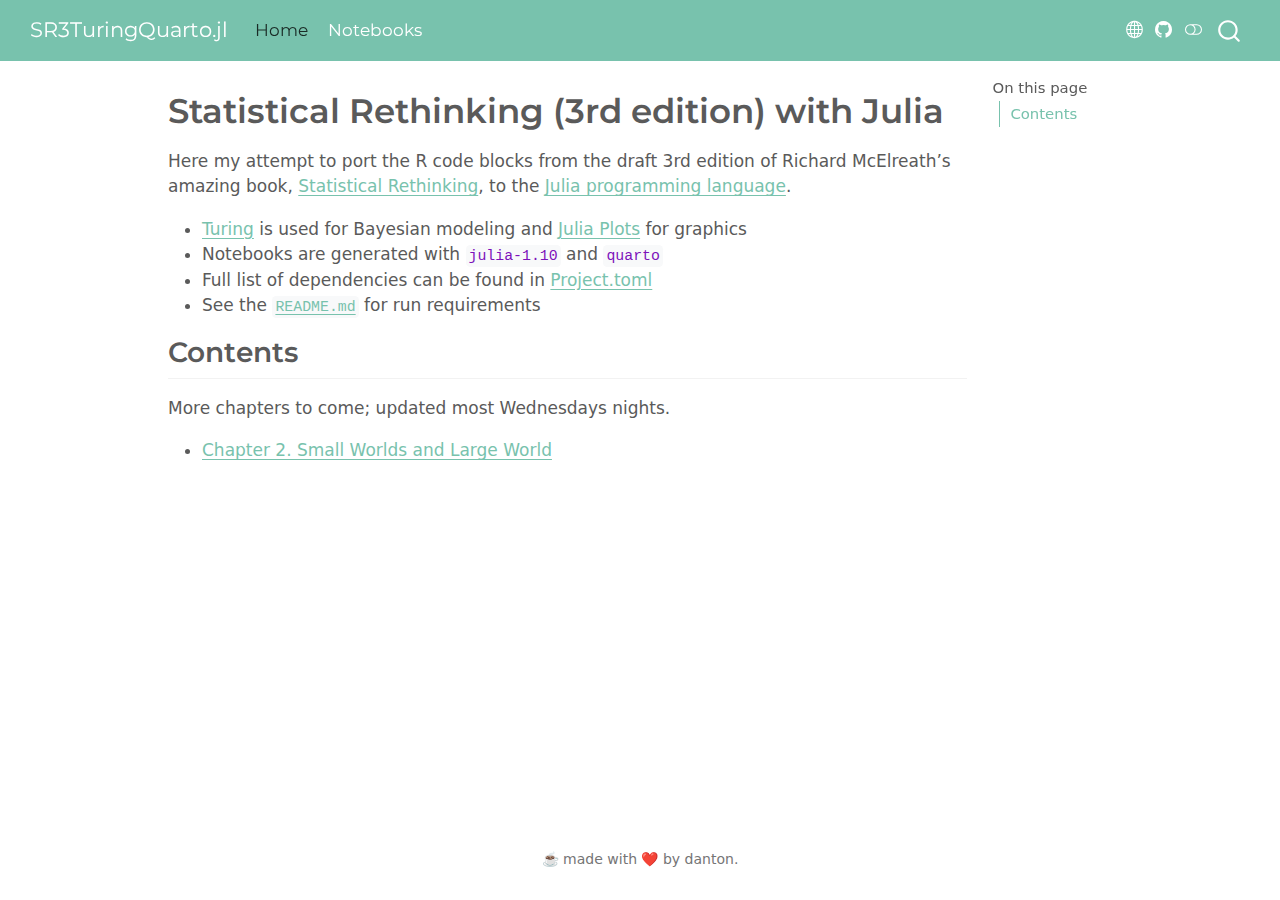
<file: index.html>
<!DOCTYPE html>
<html xmlns="http://www.w3.org/1999/xhtml" lang="en" xml:lang="en"><head>

<meta charset="utf-8">
<meta name="generator" content="quarto-1.4.549">

<meta name="viewport" content="width=device-width, initial-scale=1.0, user-scalable=yes">


<title>SR3TuringQuarto.jl - Statistical Rethinking (3rd edition) with Julia</title>
<style>
code{white-space: pre-wrap;}
span.smallcaps{font-variant: small-caps;}
div.columns{display: flex; gap: min(4vw, 1.5em);}
div.column{flex: auto; overflow-x: auto;}
div.hanging-indent{margin-left: 1.5em; text-indent: -1.5em;}
ul.task-list{list-style: none;}
ul.task-list li input[type="checkbox"] {
  width: 0.8em;
  margin: 0 0.8em 0.2em -1em; /* quarto-specific, see https://github.com/quarto-dev/quarto-cli/issues/4556 */ 
  vertical-align: middle;
}
</style>


<script src="site_libs/quarto-nav/quarto-nav.js"></script>
<script src="site_libs/quarto-nav/headroom.min.js"></script>
<script src="site_libs/clipboard/clipboard.min.js"></script>
<script src="site_libs/quarto-search/autocomplete.umd.js"></script>
<script src="site_libs/quarto-search/fuse.min.js"></script>
<script src="site_libs/quarto-search/quarto-search.js"></script>
<meta name="quarto:offset" content="./">
<script src="site_libs/quarto-html/quarto.js"></script>
<script src="site_libs/quarto-html/popper.min.js"></script>
<script src="site_libs/quarto-html/tippy.umd.min.js"></script>
<script src="site_libs/quarto-html/anchor.min.js"></script>
<link href="site_libs/quarto-html/tippy.css" rel="stylesheet">
<link href="site_libs/quarto-html/quarto-syntax-highlighting.css" rel="stylesheet" class="quarto-color-scheme" id="quarto-text-highlighting-styles">
<link href="site_libs/quarto-html/quarto-syntax-highlighting-dark.css" rel="prefetch" class="quarto-color-scheme quarto-color-alternate" id="quarto-text-highlighting-styles">
<script src="site_libs/bootstrap/bootstrap.min.js"></script>
<link href="site_libs/bootstrap/bootstrap-icons.css" rel="stylesheet">
<link href="site_libs/bootstrap/bootstrap.min.css" rel="stylesheet" class="quarto-color-scheme" id="quarto-bootstrap" data-mode="light">
<link href="site_libs/bootstrap/bootstrap-dark.min.css" rel="prefetch" class="quarto-color-scheme quarto-color-alternate" id="quarto-bootstrap" data-mode="dark">
<script id="quarto-search-options" type="application/json">{
  "location": "navbar",
  "copy-button": false,
  "collapse-after": 3,
  "panel-placement": "end",
  "type": "overlay",
  "limit": 50,
  "keyboard-shortcut": [
    "f",
    "/",
    "s"
  ],
  "show-item-context": false,
  "language": {
    "search-no-results-text": "No results",
    "search-matching-documents-text": "matching documents",
    "search-copy-link-title": "Copy link to search",
    "search-hide-matches-text": "Hide additional matches",
    "search-more-match-text": "more match in this document",
    "search-more-matches-text": "more matches in this document",
    "search-clear-button-title": "Clear",
    "search-text-placeholder": "",
    "search-detached-cancel-button-title": "Cancel",
    "search-submit-button-title": "Submit",
    "search-label": "Search"
  }
}</script>


<link rel="stylesheet" href="styles.css">
</head>

<body class="nav-fixed">

<div id="quarto-search-results"></div>
  <header id="quarto-header" class="headroom fixed-top">
    <nav class="navbar navbar-expand-lg " data-bs-theme="dark">
      <div class="navbar-container container-fluid">
      <div class="navbar-brand-container mx-auto">
    <a class="navbar-brand" href="./index.html">
    <span class="navbar-title">SR3TuringQuarto.jl</span>
    </a>
  </div>
            <div id="quarto-search" class="" title="Search"></div>
          <button class="navbar-toggler" type="button" data-bs-toggle="collapse" data-bs-target="#navbarCollapse" aria-controls="navbarCollapse" aria-expanded="false" aria-label="Toggle navigation" onclick="if (window.quartoToggleHeadroom) { window.quartoToggleHeadroom(); }">
  <span class="navbar-toggler-icon"></span>
</button>
          <div class="collapse navbar-collapse" id="navbarCollapse">
            <ul class="navbar-nav navbar-nav-scroll me-auto">
  <li class="nav-item">
    <a class="nav-link active" href="./index.html" aria-current="page"> 
<span class="menu-text">Home</span></a>
  </li>  
  <li class="nav-item">
    <a class="nav-link" href="./notebooks.html"> 
<span class="menu-text">Notebooks</span></a>
  </li>  
</ul>
          </div> <!-- /navcollapse -->
          <div class="quarto-navbar-tools tools-wide">
    <a href="http://danton.codes" title="" class="quarto-navigation-tool px-1" aria-label=""><i class="bi bi-globe"></i></a>
    <a href="https://github.com/dantonnoriega/SR3TuringQuarto.jl" title="Source" class="quarto-navigation-tool px-1" aria-label="Source"><i class="bi bi-github"></i></a>
  <a href="" class="quarto-color-scheme-toggle quarto-navigation-tool  px-1" onclick="window.quartoToggleColorScheme(); return false;" title="Toggle dark mode"><i class="bi"></i></a>
</div>
      </div> <!-- /container-fluid -->
    </nav>
</header>
<!-- content -->
<div id="quarto-content" class="quarto-container page-columns page-rows-contents page-layout-article page-navbar">
<!-- sidebar -->
<!-- margin-sidebar -->
    <div id="quarto-margin-sidebar" class="sidebar margin-sidebar">
        <nav id="TOC" role="doc-toc" class="toc-active">
    <h2 id="toc-title">On this page</h2>
   
  <ul>
  <li><a href="#contents" id="toc-contents" class="nav-link active" data-scroll-target="#contents">Contents</a></li>
  </ul>
</nav>
    </div>
<!-- main -->
<main class="content" id="quarto-document-content">

<header id="title-block-header" class="quarto-title-block default">
<div class="quarto-title">
<h1 class="title">Statistical Rethinking (3rd edition) with Julia</h1>
</div>



<div class="quarto-title-meta">

    
  
    
  </div>
  


</header>


<p>Here my attempt to port the R code blocks from the draft 3rd edition of Richard McElreath’s amazing book, <a href="https://xcelab.net/rm/statistical-rethinking/">Statistical Rethinking</a>, to the <a href="https://julialang.org/">Julia programming language</a>.</p>
<ul>
<li><a href="https://turing.ml/stable/">Turing</a> is used for Bayesian modeling and <a href="https://docs.juliaplots.org/latest/">Julia Plots</a> for graphics</li>
<li>Notebooks are generated with <code>julia-1.10</code> and <code>quarto</code></li>
<li>Full list of dependencies can be found in <a href="https://github.com/dantonnoriega/SR3TuringQuarto.jl/blob/main/Project.toml">Project.toml</a></li>
<li>See the <a href="https://github.com/dantonnoriega/SR3TuringQuarto.jl/blob/main/README.md"><code>README.md</code></a> for run requirements</li>
</ul>
<section id="contents" class="level2">
<h2 class="anchored" data-anchor-id="contents">Contents</h2>
<p>More chapters to come; updated most Wednesdays nights.</p>
<ul>
<li><a href="notebooks/Chapter 02 - Small Worlds and Large Worlds.html">Chapter 2. Small Worlds and Large World</a></li>
</ul>


</section>

</main> <!-- /main -->
<script id="quarto-html-after-body" type="application/javascript">
window.document.addEventListener("DOMContentLoaded", function (event) {
  const toggleBodyColorMode = (bsSheetEl) => {
    const mode = bsSheetEl.getAttribute("data-mode");
    const bodyEl = window.document.querySelector("body");
    if (mode === "dark") {
      bodyEl.classList.add("quarto-dark");
      bodyEl.classList.remove("quarto-light");
    } else {
      bodyEl.classList.add("quarto-light");
      bodyEl.classList.remove("quarto-dark");
    }
  }
  const toggleBodyColorPrimary = () => {
    const bsSheetEl = window.document.querySelector("link#quarto-bootstrap");
    if (bsSheetEl) {
      toggleBodyColorMode(bsSheetEl);
    }
  }
  toggleBodyColorPrimary();  
  const disableStylesheet = (stylesheets) => {
    for (let i=0; i < stylesheets.length; i++) {
      const stylesheet = stylesheets[i];
      stylesheet.rel = 'prefetch';
    }
  }
  const enableStylesheet = (stylesheets) => {
    for (let i=0; i < stylesheets.length; i++) {
      const stylesheet = stylesheets[i];
      stylesheet.rel = 'stylesheet';
    }
  }
  const manageTransitions = (selector, allowTransitions) => {
    const els = window.document.querySelectorAll(selector);
    for (let i=0; i < els.length; i++) {
      const el = els[i];
      if (allowTransitions) {
        el.classList.remove('notransition');
      } else {
        el.classList.add('notransition');
      }
    }
  }
  const toggleGiscusIfUsed = (isAlternate, darkModeDefault) => {
    const baseTheme = document.querySelector('#giscus-base-theme')?.value ?? 'light';
    const alternateTheme = document.querySelector('#giscus-alt-theme')?.value ?? 'dark';
    let newTheme = '';
    if(darkModeDefault) {
      newTheme = isAlternate ? baseTheme : alternateTheme;
    } else {
      newTheme = isAlternate ? alternateTheme : baseTheme;
    }
    const changeGiscusTheme = () => {
      // From: https://github.com/giscus/giscus/issues/336
      const sendMessage = (message) => {
        const iframe = document.querySelector('iframe.giscus-frame');
        if (!iframe) return;
        iframe.contentWindow.postMessage({ giscus: message }, 'https://giscus.app');
      }
      sendMessage({
        setConfig: {
          theme: newTheme
        }
      });
    }
    const isGiscussLoaded = window.document.querySelector('iframe.giscus-frame') !== null;
    if (isGiscussLoaded) {
      changeGiscusTheme();
    }
  }
  const toggleColorMode = (alternate) => {
    // Switch the stylesheets
    const alternateStylesheets = window.document.querySelectorAll('link.quarto-color-scheme.quarto-color-alternate');
    manageTransitions('#quarto-margin-sidebar .nav-link', false);
    if (alternate) {
      enableStylesheet(alternateStylesheets);
      for (const sheetNode of alternateStylesheets) {
        if (sheetNode.id === "quarto-bootstrap") {
          toggleBodyColorMode(sheetNode);
        }
      }
    } else {
      disableStylesheet(alternateStylesheets);
      toggleBodyColorPrimary();
    }
    manageTransitions('#quarto-margin-sidebar .nav-link', true);
    // Switch the toggles
    const toggles = window.document.querySelectorAll('.quarto-color-scheme-toggle');
    for (let i=0; i < toggles.length; i++) {
      const toggle = toggles[i];
      if (toggle) {
        if (alternate) {
          toggle.classList.add("alternate");     
        } else {
          toggle.classList.remove("alternate");
        }
      }
    }
    // Hack to workaround the fact that safari doesn't
    // properly recolor the scrollbar when toggling (#1455)
    if (navigator.userAgent.indexOf('Safari') > 0 && navigator.userAgent.indexOf('Chrome') == -1) {
      manageTransitions("body", false);
      window.scrollTo(0, 1);
      setTimeout(() => {
        window.scrollTo(0, 0);
        manageTransitions("body", true);
      }, 40);  
    }
  }
  const isFileUrl = () => { 
    return window.location.protocol === 'file:';
  }
  const hasAlternateSentinel = () => {  
    let styleSentinel = getColorSchemeSentinel();
    if (styleSentinel !== null) {
      return styleSentinel === "alternate";
    } else {
      return false;
    }
  }
  const setStyleSentinel = (alternate) => {
    const value = alternate ? "alternate" : "default";
    if (!isFileUrl()) {
      window.localStorage.setItem("quarto-color-scheme", value);
    } else {
      localAlternateSentinel = value;
    }
  }
  const getColorSchemeSentinel = () => {
    if (!isFileUrl()) {
      const storageValue = window.localStorage.getItem("quarto-color-scheme");
      return storageValue != null ? storageValue : localAlternateSentinel;
    } else {
      return localAlternateSentinel;
    }
  }
  const darkModeDefault = false;
  let localAlternateSentinel = darkModeDefault ? 'alternate' : 'default';
  // Dark / light mode switch
  window.quartoToggleColorScheme = () => {
    // Read the current dark / light value 
    let toAlternate = !hasAlternateSentinel();
    toggleColorMode(toAlternate);
    setStyleSentinel(toAlternate);
    toggleGiscusIfUsed(toAlternate, darkModeDefault);
  };
  // Ensure there is a toggle, if there isn't float one in the top right
  if (window.document.querySelector('.quarto-color-scheme-toggle') === null) {
    const a = window.document.createElement('a');
    a.classList.add('top-right');
    a.classList.add('quarto-color-scheme-toggle');
    a.href = "";
    a.onclick = function() { try { window.quartoToggleColorScheme(); } catch {} return false; };
    const i = window.document.createElement("i");
    i.classList.add('bi');
    a.appendChild(i);
    window.document.body.appendChild(a);
  }
  // Switch to dark mode if need be
  if (hasAlternateSentinel()) {
    toggleColorMode(true);
  } else {
    toggleColorMode(false);
  }
  const icon = "";
  const anchorJS = new window.AnchorJS();
  anchorJS.options = {
    placement: 'right',
    icon: icon
  };
  anchorJS.add('.anchored');
  const isCodeAnnotation = (el) => {
    for (const clz of el.classList) {
      if (clz.startsWith('code-annotation-')) {                     
        return true;
      }
    }
    return false;
  }
  const clipboard = new window.ClipboardJS('.code-copy-button', {
    text: function(trigger) {
      const codeEl = trigger.previousElementSibling.cloneNode(true);
      for (const childEl of codeEl.children) {
        if (isCodeAnnotation(childEl)) {
          childEl.remove();
        }
      }
      return codeEl.innerText;
    }
  });
  clipboard.on('success', function(e) {
    // button target
    const button = e.trigger;
    // don't keep focus
    button.blur();
    // flash "checked"
    button.classList.add('code-copy-button-checked');
    var currentTitle = button.getAttribute("title");
    button.setAttribute("title", "Copied!");
    let tooltip;
    if (window.bootstrap) {
      button.setAttribute("data-bs-toggle", "tooltip");
      button.setAttribute("data-bs-placement", "left");
      button.setAttribute("data-bs-title", "Copied!");
      tooltip = new bootstrap.Tooltip(button, 
        { trigger: "manual", 
          customClass: "code-copy-button-tooltip",
          offset: [0, -8]});
      tooltip.show();    
    }
    setTimeout(function() {
      if (tooltip) {
        tooltip.hide();
        button.removeAttribute("data-bs-title");
        button.removeAttribute("data-bs-toggle");
        button.removeAttribute("data-bs-placement");
      }
      button.setAttribute("title", currentTitle);
      button.classList.remove('code-copy-button-checked');
    }, 1000);
    // clear code selection
    e.clearSelection();
  });
  function tippyHover(el, contentFn, onTriggerFn, onUntriggerFn) {
    const config = {
      allowHTML: true,
      maxWidth: 500,
      delay: 100,
      arrow: false,
      appendTo: function(el) {
          return el.parentElement;
      },
      interactive: true,
      interactiveBorder: 10,
      theme: 'quarto',
      placement: 'bottom-start',
    };
    if (contentFn) {
      config.content = contentFn;
    }
    if (onTriggerFn) {
      config.onTrigger = onTriggerFn;
    }
    if (onUntriggerFn) {
      config.onUntrigger = onUntriggerFn;
    }
    window.tippy(el, config); 
  }
  const noterefs = window.document.querySelectorAll('a[role="doc-noteref"]');
  for (var i=0; i<noterefs.length; i++) {
    const ref = noterefs[i];
    tippyHover(ref, function() {
      // use id or data attribute instead here
      let href = ref.getAttribute('data-footnote-href') || ref.getAttribute('href');
      try { href = new URL(href).hash; } catch {}
      const id = href.replace(/^#\/?/, "");
      const note = window.document.getElementById(id);
      return note.innerHTML;
    });
  }
  const xrefs = window.document.querySelectorAll('a.quarto-xref');
  const processXRef = (id, note) => {
    // Strip column container classes
    const stripColumnClz = (el) => {
      el.classList.remove("page-full", "page-columns");
      if (el.children) {
        for (const child of el.children) {
          stripColumnClz(child);
        }
      }
    }
    stripColumnClz(note)
    if (id === null || id.startsWith('sec-')) {
      // Special case sections, only their first couple elements
      const container = document.createElement("div");
      if (note.children && note.children.length > 2) {
        container.appendChild(note.children[0].cloneNode(true));
        for (let i = 1; i < note.children.length; i++) {
          const child = note.children[i];
          if (child.tagName === "P" && child.innerText === "") {
            continue;
          } else {
            container.appendChild(child.cloneNode(true));
            break;
          }
        }
        if (window.Quarto?.typesetMath) {
          window.Quarto.typesetMath(container);
        }
        return container.innerHTML
      } else {
        if (window.Quarto?.typesetMath) {
          window.Quarto.typesetMath(note);
        }
        return note.innerHTML;
      }
    } else {
      // Remove any anchor links if they are present
      const anchorLink = note.querySelector('a.anchorjs-link');
      if (anchorLink) {
        anchorLink.remove();
      }
      if (window.Quarto?.typesetMath) {
        window.Quarto.typesetMath(note);
      }
      // TODO in 1.5, we should make sure this works without a callout special case
      if (note.classList.contains("callout")) {
        return note.outerHTML;
      } else {
        return note.innerHTML;
      }
    }
  }
  for (var i=0; i<xrefs.length; i++) {
    const xref = xrefs[i];
    tippyHover(xref, undefined, function(instance) {
      instance.disable();
      let url = xref.getAttribute('href');
      let hash = undefined; 
      if (url.startsWith('#')) {
        hash = url;
      } else {
        try { hash = new URL(url).hash; } catch {}
      }
      if (hash) {
        const id = hash.replace(/^#\/?/, "");
        const note = window.document.getElementById(id);
        if (note !== null) {
          try {
            const html = processXRef(id, note.cloneNode(true));
            instance.setContent(html);
          } finally {
            instance.enable();
            instance.show();
          }
        } else {
          // See if we can fetch this
          fetch(url.split('#')[0])
          .then(res => res.text())
          .then(html => {
            const parser = new DOMParser();
            const htmlDoc = parser.parseFromString(html, "text/html");
            const note = htmlDoc.getElementById(id);
            if (note !== null) {
              const html = processXRef(id, note);
              instance.setContent(html);
            } 
          }).finally(() => {
            instance.enable();
            instance.show();
          });
        }
      } else {
        // See if we can fetch a full url (with no hash to target)
        // This is a special case and we should probably do some content thinning / targeting
        fetch(url)
        .then(res => res.text())
        .then(html => {
          const parser = new DOMParser();
          const htmlDoc = parser.parseFromString(html, "text/html");
          const note = htmlDoc.querySelector('main.content');
          if (note !== null) {
            // This should only happen for chapter cross references
            // (since there is no id in the URL)
            // remove the first header
            if (note.children.length > 0 && note.children[0].tagName === "HEADER") {
              note.children[0].remove();
            }
            const html = processXRef(null, note);
            instance.setContent(html);
          } 
        }).finally(() => {
          instance.enable();
          instance.show();
        });
      }
    }, function(instance) {
    });
  }
      let selectedAnnoteEl;
      const selectorForAnnotation = ( cell, annotation) => {
        let cellAttr = 'data-code-cell="' + cell + '"';
        let lineAttr = 'data-code-annotation="' +  annotation + '"';
        const selector = 'span[' + cellAttr + '][' + lineAttr + ']';
        return selector;
      }
      const selectCodeLines = (annoteEl) => {
        const doc = window.document;
        const targetCell = annoteEl.getAttribute("data-target-cell");
        const targetAnnotation = annoteEl.getAttribute("data-target-annotation");
        const annoteSpan = window.document.querySelector(selectorForAnnotation(targetCell, targetAnnotation));
        const lines = annoteSpan.getAttribute("data-code-lines").split(",");
        const lineIds = lines.map((line) => {
          return targetCell + "-" + line;
        })
        let top = null;
        let height = null;
        let parent = null;
        if (lineIds.length > 0) {
            //compute the position of the single el (top and bottom and make a div)
            const el = window.document.getElementById(lineIds[0]);
            top = el.offsetTop;
            height = el.offsetHeight;
            parent = el.parentElement.parentElement;
          if (lineIds.length > 1) {
            const lastEl = window.document.getElementById(lineIds[lineIds.length - 1]);
            const bottom = lastEl.offsetTop + lastEl.offsetHeight;
            height = bottom - top;
          }
          if (top !== null && height !== null && parent !== null) {
            // cook up a div (if necessary) and position it 
            let div = window.document.getElementById("code-annotation-line-highlight");
            if (div === null) {
              div = window.document.createElement("div");
              div.setAttribute("id", "code-annotation-line-highlight");
              div.style.position = 'absolute';
              parent.appendChild(div);
            }
            div.style.top = top - 2 + "px";
            div.style.height = height + 4 + "px";
            div.style.left = 0;
            let gutterDiv = window.document.getElementById("code-annotation-line-highlight-gutter");
            if (gutterDiv === null) {
              gutterDiv = window.document.createElement("div");
              gutterDiv.setAttribute("id", "code-annotation-line-highlight-gutter");
              gutterDiv.style.position = 'absolute';
              const codeCell = window.document.getElementById(targetCell);
              const gutter = codeCell.querySelector('.code-annotation-gutter');
              gutter.appendChild(gutterDiv);
            }
            gutterDiv.style.top = top - 2 + "px";
            gutterDiv.style.height = height + 4 + "px";
          }
          selectedAnnoteEl = annoteEl;
        }
      };
      const unselectCodeLines = () => {
        const elementsIds = ["code-annotation-line-highlight", "code-annotation-line-highlight-gutter"];
        elementsIds.forEach((elId) => {
          const div = window.document.getElementById(elId);
          if (div) {
            div.remove();
          }
        });
        selectedAnnoteEl = undefined;
      };
        // Handle positioning of the toggle
    window.addEventListener(
      "resize",
      throttle(() => {
        elRect = undefined;
        if (selectedAnnoteEl) {
          selectCodeLines(selectedAnnoteEl);
        }
      }, 10)
    );
    function throttle(fn, ms) {
    let throttle = false;
    let timer;
      return (...args) => {
        if(!throttle) { // first call gets through
            fn.apply(this, args);
            throttle = true;
        } else { // all the others get throttled
            if(timer) clearTimeout(timer); // cancel #2
            timer = setTimeout(() => {
              fn.apply(this, args);
              timer = throttle = false;
            }, ms);
        }
      };
    }
      // Attach click handler to the DT
      const annoteDls = window.document.querySelectorAll('dt[data-target-cell]');
      for (const annoteDlNode of annoteDls) {
        annoteDlNode.addEventListener('click', (event) => {
          const clickedEl = event.target;
          if (clickedEl !== selectedAnnoteEl) {
            unselectCodeLines();
            const activeEl = window.document.querySelector('dt[data-target-cell].code-annotation-active');
            if (activeEl) {
              activeEl.classList.remove('code-annotation-active');
            }
            selectCodeLines(clickedEl);
            clickedEl.classList.add('code-annotation-active');
          } else {
            // Unselect the line
            unselectCodeLines();
            clickedEl.classList.remove('code-annotation-active');
          }
        });
      }
  const findCites = (el) => {
    const parentEl = el.parentElement;
    if (parentEl) {
      const cites = parentEl.dataset.cites;
      if (cites) {
        return {
          el,
          cites: cites.split(' ')
        };
      } else {
        return findCites(el.parentElement)
      }
    } else {
      return undefined;
    }
  };
  var bibliorefs = window.document.querySelectorAll('a[role="doc-biblioref"]');
  for (var i=0; i<bibliorefs.length; i++) {
    const ref = bibliorefs[i];
    const citeInfo = findCites(ref);
    if (citeInfo) {
      tippyHover(citeInfo.el, function() {
        var popup = window.document.createElement('div');
        citeInfo.cites.forEach(function(cite) {
          var citeDiv = window.document.createElement('div');
          citeDiv.classList.add('hanging-indent');
          citeDiv.classList.add('csl-entry');
          var biblioDiv = window.document.getElementById('ref-' + cite);
          if (biblioDiv) {
            citeDiv.innerHTML = biblioDiv.innerHTML;
          }
          popup.appendChild(citeDiv);
        });
        return popup.innerHTML;
      });
    }
  }
});
</script>
</div> <!-- /content -->
<footer class="footer">
  <div class="nav-footer">
    <div class="nav-footer-left">
      &nbsp;
    </div>   
    <div class="nav-footer-center">
<p>☕️ made with ❤️ by danton.</p>
</div>
    <div class="nav-footer-right">
      &nbsp;
    </div>
  </div>
</footer>




</body></html>
</file>
<file: site_libs/quarto-html/tippy.css>
.tippy-box[data-animation=fade][data-state=hidden]{opacity:0}[data-tippy-root]{max-width:calc(100vw - 10px)}.tippy-box{position:relative;background-color:#333;color:#fff;border-radius:4px;font-size:14px;line-height:1.4;white-space:normal;outline:0;transition-property:transform,visibility,opacity}.tippy-box[data-placement^=top]>.tippy-arrow{bottom:0}.tippy-box[data-placement^=top]>.tippy-arrow:before{bottom:-7px;left:0;border-width:8px 8px 0;border-top-color:initial;transform-origin:center top}.tippy-box[data-placement^=bottom]>.tippy-arrow{top:0}.tippy-box[data-placement^=bottom]>.tippy-arrow:before{top:-7px;left:0;border-width:0 8px 8px;border-bottom-color:initial;transform-origin:center bottom}.tippy-box[data-placement^=left]>.tippy-arrow{right:0}.tippy-box[data-placement^=left]>.tippy-arrow:before{border-width:8px 0 8px 8px;border-left-color:initial;right:-7px;transform-origin:center left}.tippy-box[data-placement^=right]>.tippy-arrow{left:0}.tippy-box[data-placement^=right]>.tippy-arrow:before{left:-7px;border-width:8px 8px 8px 0;border-right-color:initial;transform-origin:center right}.tippy-box[data-inertia][data-state=visible]{transition-timing-function:cubic-bezier(.54,1.5,.38,1.11)}.tippy-arrow{width:16px;height:16px;color:#333}.tippy-arrow:before{content:"";position:absolute;border-color:transparent;border-style:solid}.tippy-content{position:relative;padding:5px 9px;z-index:1}
</file>
<file: site_libs/quarto-html/quarto-syntax-highlighting.css>
/* quarto syntax highlight colors */
:root {
  --quarto-hl-ot-color: #003B4F;
  --quarto-hl-at-color: #657422;
  --quarto-hl-ss-color: #20794D;
  --quarto-hl-an-color: #5E5E5E;
  --quarto-hl-fu-color: #4758AB;
  --quarto-hl-st-color: #20794D;
  --quarto-hl-cf-color: #003B4F;
  --quarto-hl-op-color: #5E5E5E;
  --quarto-hl-er-color: #AD0000;
  --quarto-hl-bn-color: #AD0000;
  --quarto-hl-al-color: #AD0000;
  --quarto-hl-va-color: #111111;
  --quarto-hl-bu-color: inherit;
  --quarto-hl-ex-color: inherit;
  --quarto-hl-pp-color: #AD0000;
  --quarto-hl-in-color: #5E5E5E;
  --quarto-hl-vs-color: #20794D;
  --quarto-hl-wa-color: #5E5E5E;
  --quarto-hl-do-color: #5E5E5E;
  --quarto-hl-im-color: #00769E;
  --quarto-hl-ch-color: #20794D;
  --quarto-hl-dt-color: #AD0000;
  --quarto-hl-fl-color: #AD0000;
  --quarto-hl-co-color: #5E5E5E;
  --quarto-hl-cv-color: #5E5E5E;
  --quarto-hl-cn-color: #8f5902;
  --quarto-hl-sc-color: #5E5E5E;
  --quarto-hl-dv-color: #AD0000;
  --quarto-hl-kw-color: #003B4F;
}

/* other quarto variables */
:root {
  --quarto-font-monospace: SFMono-Regular, Menlo, Monaco, Consolas, "Liberation Mono", "Courier New", monospace;
}

pre > code.sourceCode > span {
  color: #003B4F;
}

code span {
  color: #003B4F;
}

code.sourceCode > span {
  color: #003B4F;
}

div.sourceCode,
div.sourceCode pre.sourceCode {
  color: #003B4F;
}

code span.ot {
  color: #003B4F;
  font-style: inherit;
}

code span.at {
  color: #657422;
  font-style: inherit;
}

code span.ss {
  color: #20794D;
  font-style: inherit;
}

code span.an {
  color: #5E5E5E;
  font-style: inherit;
}

code span.fu {
  color: #4758AB;
  font-style: inherit;
}

code span.st {
  color: #20794D;
  font-style: inherit;
}

code span.cf {
  color: #003B4F;
  font-style: inherit;
}

code span.op {
  color: #5E5E5E;
  font-style: inherit;
}

code span.er {
  color: #AD0000;
  font-style: inherit;
}

code span.bn {
  color: #AD0000;
  font-style: inherit;
}

code span.al {
  color: #AD0000;
  font-style: inherit;
}

code span.va {
  color: #111111;
  font-style: inherit;
}

code span.bu {
  font-style: inherit;
}

code span.ex {
  font-style: inherit;
}

code span.pp {
  color: #AD0000;
  font-style: inherit;
}

code span.in {
  color: #5E5E5E;
  font-style: inherit;
}

code span.vs {
  color: #20794D;
  font-style: inherit;
}

code span.wa {
  color: #5E5E5E;
  font-style: italic;
}

code span.do {
  color: #5E5E5E;
  font-style: italic;
}

code span.im {
  color: #00769E;
  font-style: inherit;
}

code span.ch {
  color: #20794D;
  font-style: inherit;
}

code span.dt {
  color: #AD0000;
  font-style: inherit;
}

code span.fl {
  color: #AD0000;
  font-style: inherit;
}

code span.co {
  color: #5E5E5E;
  font-style: inherit;
}

code span.cv {
  color: #5E5E5E;
  font-style: italic;
}

code span.cn {
  color: #8f5902;
  font-style: inherit;
}

code span.sc {
  color: #5E5E5E;
  font-style: inherit;
}

code span.dv {
  color: #AD0000;
  font-style: inherit;
}

code span.kw {
  color: #003B4F;
  font-style: inherit;
}

.prevent-inlining {
  content: "</";
}

/*# sourceMappingURL=debc5d5d77c3f9108843748ff7464032.css.map */
</file>
<file: site_libs/quarto-html/quarto-syntax-highlighting-dark.css>
/* quarto syntax highlight colors */
:root {
  --quarto-hl-al-color: #f07178;
  --quarto-hl-an-color: #d4d0ab;
  --quarto-hl-at-color: #00e0e0;
  --quarto-hl-bn-color: #d4d0ab;
  --quarto-hl-bu-color: #abe338;
  --quarto-hl-ch-color: #abe338;
  --quarto-hl-co-color: #f8f8f2;
  --quarto-hl-cv-color: #ffd700;
  --quarto-hl-cn-color: #ffd700;
  --quarto-hl-cf-color: #ffa07a;
  --quarto-hl-dt-color: #ffa07a;
  --quarto-hl-dv-color: #d4d0ab;
  --quarto-hl-do-color: #f8f8f2;
  --quarto-hl-er-color: #f07178;
  --quarto-hl-ex-color: #00e0e0;
  --quarto-hl-fl-color: #d4d0ab;
  --quarto-hl-fu-color: #ffa07a;
  --quarto-hl-im-color: #abe338;
  --quarto-hl-in-color: #d4d0ab;
  --quarto-hl-kw-color: #ffa07a;
  --quarto-hl-op-color: #ffa07a;
  --quarto-hl-ot-color: #00e0e0;
  --quarto-hl-pp-color: #dcc6e0;
  --quarto-hl-re-color: #00e0e0;
  --quarto-hl-sc-color: #abe338;
  --quarto-hl-ss-color: #abe338;
  --quarto-hl-st-color: #abe338;
  --quarto-hl-va-color: #00e0e0;
  --quarto-hl-vs-color: #abe338;
  --quarto-hl-wa-color: #dcc6e0;
}

/* other quarto variables */
:root {
  --quarto-font-monospace: SFMono-Regular, Menlo, Monaco, Consolas, "Liberation Mono", "Courier New", monospace;
}

code span.al {
  background-color: #2a0f15;
  font-weight: bold;
  color: #f07178;
}

code span.an {
  color: #d4d0ab;
}

code span.at {
  color: #00e0e0;
}

code span.bn {
  color: #d4d0ab;
}

code span.bu {
  color: #abe338;
}

code span.ch {
  color: #abe338;
}

code span.co {
  font-style: italic;
  color: #f8f8f2;
}

code span.cv {
  color: #ffd700;
}

code span.cn {
  color: #ffd700;
}

code span.cf {
  font-weight: bold;
  color: #ffa07a;
}

code span.dt {
  color: #ffa07a;
}

code span.dv {
  color: #d4d0ab;
}

code span.do {
  color: #f8f8f2;
}

code span.er {
  color: #f07178;
  text-decoration: underline;
}

code span.ex {
  font-weight: bold;
  color: #00e0e0;
}

code span.fl {
  color: #d4d0ab;
}

code span.fu {
  color: #ffa07a;
}

code span.im {
  color: #abe338;
}

code span.in {
  color: #d4d0ab;
}

code span.kw {
  font-weight: bold;
  color: #ffa07a;
}

pre > code.sourceCode > span {
  color: #f8f8f2;
}

code span {
  color: #f8f8f2;
}

code.sourceCode > span {
  color: #f8f8f2;
}

div.sourceCode,
div.sourceCode pre.sourceCode {
  color: #f8f8f2;
}

code span.op {
  color: #ffa07a;
}

code span.ot {
  color: #00e0e0;
}

code span.pp {
  color: #dcc6e0;
}

code span.re {
  background-color: #f8f8f2;
  color: #00e0e0;
}

code span.sc {
  color: #abe338;
}

code span.ss {
  color: #abe338;
}

code span.st {
  color: #abe338;
}

code span.va {
  color: #00e0e0;
}

code span.vs {
  color: #abe338;
}

code span.wa {
  color: #dcc6e0;
}

.prevent-inlining {
  content: "</";
}

/*# sourceMappingURL=935a306eefa94366c21e1a970dddb765.css.map */
</file>
<file: styles.css>
/* css styles */
</file>
